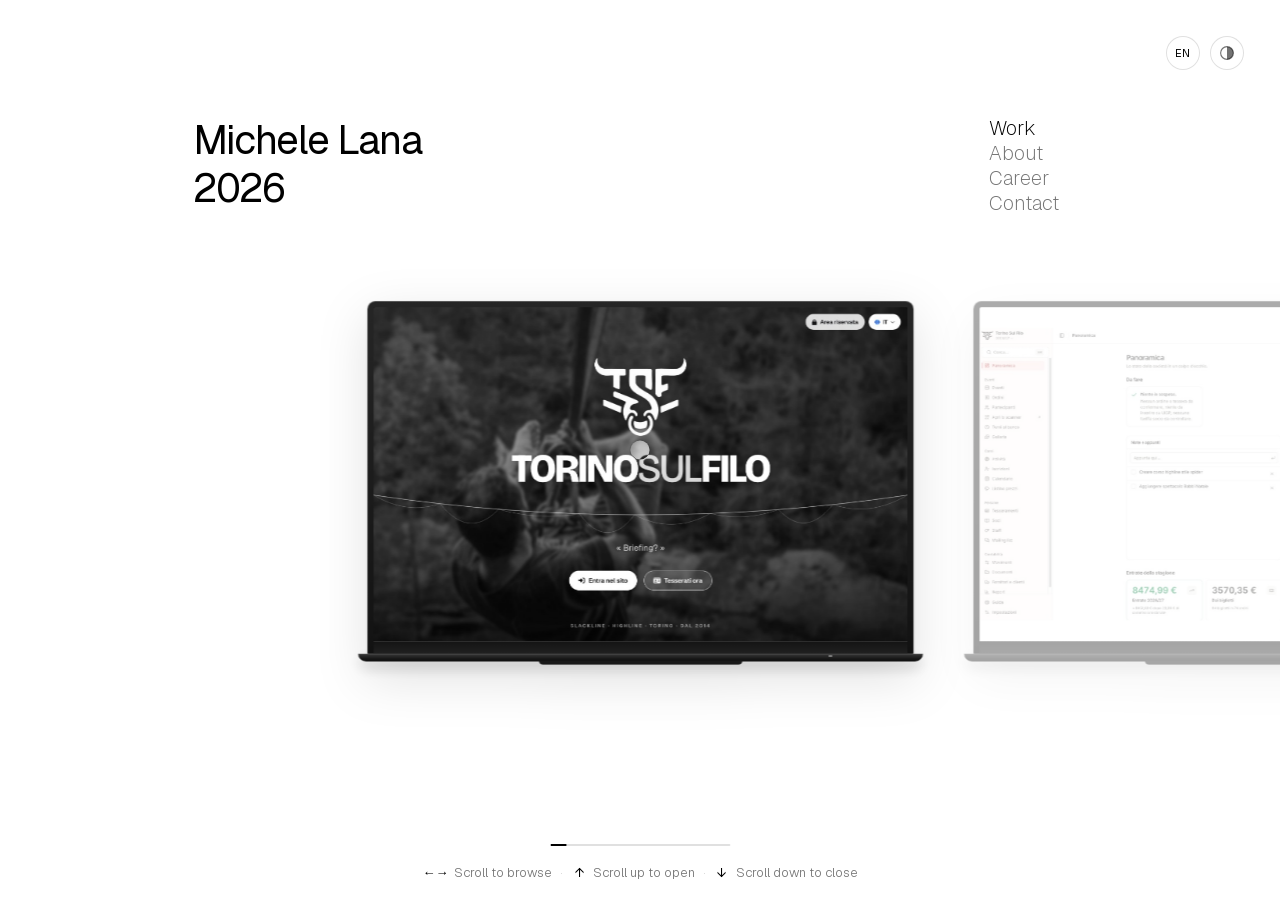
<file: index.html>
<!doctype html>
<html lang="it">
<head>
<meta charset="utf-8">
<meta name="viewport" content="width=device-width, initial-scale=1, viewport-fit=cover">

<title>Michele Lana</title>
<meta name="description" content="Michele Lana. Sviluppo siti, piattaforme gestionali e app per macOS e Android, consulenza sulla privacy digitale. Torino, solo da remoto.">
<meta name="theme-color" content="#ffffff" media="(prefers-color-scheme: light)">
<meta name="theme-color" content="#14161a" media="(prefers-color-scheme: dark)">

<meta property="og:type" content="website">
<meta property="og:title" content="Michele Lana">
<meta property="og:description" content="Siti, piattaforme gestionali e applicazioni per macOS e Android. Consulenza sulla privacy digitale. Da Torino, solo da remoto.">
<link rel="canonical" href="https://michelelana.it/">
<meta property="og:url" content="https://michelelana.it/">
<meta property="og:image" content="https://michelelana.it/assets/img/og-image.jpg">
<meta property="og:image:width" content="1200">
<meta property="og:image:height" content="630">
<meta property="og:image:alt" content="Michele Lana, sviluppo siti, piattaforme gestionali e applicazioni">
<meta property="og:locale" content="it_IT">
<meta name="twitter:card" content="summary_large_image">
<meta name="twitter:image" content="https://michelelana.it/assets/img/og-image.jpg">

<link rel="icon" href="favicon.svg" type="image/svg+xml">
<script src="assets/js/i18n.js?v=20261126a"></script>
<script>
  (function () {
    var saved = null;
    try {
      var value = localStorage.getItem('michelelana-theme');
      if (value === 'light' || value === 'dark') saved = value;
    } catch (e) {}
    if (saved) document.documentElement.setAttribute('data-theme', saved);

    /* Nessun cursore artistico quando lo chiede l'URL o il sistema chiede meno
       movimento: il CSS legge questa classe e lascia il cursore del browser. */
    if (/[?&]nocursor=1/.test(location.search) ||
        window.matchMedia('(prefers-reduced-motion: reduce)').matches) {
      document.documentElement.classList.add('no-cursor');
    }

    /* Una sola funzione per light/dark: la usa anche main.js. Sceglie l'immagine
       prima che il browser ne scarichi una sbagliata. */
    window.__themeMedia = function (choice) {
      var dark = choice === 'dark' ||
        (choice === 'auto' && window.matchMedia('(prefers-color-scheme: dark)').matches);
      var imgs = document.querySelectorAll('img[data-light][data-dark]');
      Array.prototype.forEach.call(imgs, function (img) {
        img.src = dark ? img.getAttribute('data-dark') : img.getAttribute('data-light');
      });
      var metas = document.querySelectorAll('meta[name="theme-color"]');
      Array.prototype.forEach.call(metas, function (meta, i) {
        var darkMeta = i === 1;
        meta.setAttribute('media', choice === 'auto'
          ? (darkMeta ? '(prefers-color-scheme: dark)' : '(prefers-color-scheme: light)')
          : (dark === darkMeta ? 'all' : 'not all'));
      });
    };
    if (saved) window.__themeMedia(saved);
  })();
</script>
<link rel="preload" href="assets/fonts/geist-normal.woff2" as="font" type="font/woff2" crossorigin>
<link rel="stylesheet" href="assets/css/style.css?v=20261127a">

<script type="application/ld+json" id="schema-person">
{"@context":"https://schema.org","@type":"Person","name":"Michele Lana",
"url":"https://michelelana.it/","image":"https://michelelana.it/assets/img/michele.jpg","email":"mailto:info@michelelana.it",
"jobTitle":"Sviluppatore web e consulente di privacy digitale",
"address":{"@type":"PostalAddress","addressLocality":"Torino","addressCountry":"IT"}}
</script>
<noscript><style>
  html,body{position:static!important;overflow:auto!important;height:auto!important}
  html,body,a,button,*{cursor:auto!important}
  .cursor,.timeline,.back,.nav,.theme-toggle,.lang-toggle,.copy-mail{display:none!important}
  .gallery{position:static!important;height:auto!important;overflow:visible!important}
  .gallery__viewport{overflow:visible!important}
  .gallery__track{display:block!important;transform:none!important}
  .slide{display:block!important;width:100%!important;height:auto!important;min-height:0!important;padding:60px 0;border-top:1px solid var(--line);pointer-events:auto!important}
  .slide,.slide__inner,.slide__text{opacity:1!important;transform:none!important}
  .slide__inner{position:static!important;left:auto!important;top:auto!important;width:100%!important;height:auto!important;grid-template-columns:1fr!important;gap:24px!important}
  .slide__visual{max-width:680px;transform:none!important}
  .slide__links{pointer-events:auto!important}
  .panel,.panel[hidden]{
    display:block!important;position:static!important;inset:auto!important;
    opacity:1!important;visibility:visible!important;
    background:none!important;backdrop-filter:none!important;-webkit-backdrop-filter:none!important;padding:40px 0;
  }
  .panel .panel__inner{
    display:block!important;max-height:none!important;overflow:visible!important;
    opacity:1!important;transform:none!important;padding:0;gap:0;
  }
  .panel .panel__text,.panel .panel__visual{width:100%!important}
</style></noscript>
</head>

<body>
<div class="cursor" aria-hidden="true"></div>
<svg aria-hidden="true" focusable="false" xmlns="http://www.w3.org/2000/svg" style="position:absolute;width:0;height:0;overflow:hidden"><symbol id="logo-unsplash" viewBox="0 0 24 24"><path fill="currentColor" d="M7.5 6.75V0h9v6.75h-9zm9 3.75H24V24H0V10.5h7.5v6.75h9V10.5z"/></symbol><symbol id="logo-soundcloud" viewBox="0 0 24 24"><path fill="currentColor" d="M23.999 14.165c-.052 1.796-1.612 3.169-3.4 3.169h-8.18a.68.68 0 0 1-.675-.683V7.862a.747.747 0 0 1 .452-.724s.75-.513 2.333-.513a5.364 5.364 0 0 1 2.763.755 5.433 5.433 0 0 1 2.57 3.54c.282-.08.574-.121.868-.12.884 0 1.73.358 2.347.992s.948 1.49.922 2.373ZM10.721 8.421c.247 2.98.427 5.697 0 8.672a.264.264 0 0 1-.53 0c-.395-2.946-.22-5.718 0-8.672a.264.264 0 0 1 .53 0ZM9.072 9.448c.285 2.659.37 4.986-.006 7.655a.277.277 0 0 1-.55 0c-.331-2.63-.256-5.02 0-7.655a.277.277 0 0 1 .556 0Zm-1.663-.257c.27 2.726.39 5.171 0 7.904a.266.266 0 0 1-.532 0c-.38-2.69-.257-5.21 0-7.904a.266.266 0 0 1 .532 0Zm-1.647.77a26.108 26.108 0 0 1-.008 7.147.272.272 0 0 1-.542 0 27.955 27.955 0 0 1 0-7.147.275.275 0 0 1 .55 0Zm-1.67 1.769c.421 1.865.228 3.5-.029 5.388a.257.257 0 0 1-.514 0c-.21-1.858-.398-3.549 0-5.389a.272.272 0 0 1 .543 0Zm-1.655-.273c.388 1.897.26 3.508-.01 5.412-.026.28-.514.283-.54 0-.244-1.878-.347-3.54-.01-5.412a.283.283 0 0 1 .56 0Zm-1.668.911c.4 1.268.257 2.292-.026 3.572a.257.257 0 0 1-.514 0c-.241-1.262-.354-2.312-.023-3.572a.283.283 0 0 1 .563 0Z"/></symbol></svg>

<header class="top">
  <div class="top__frame">
    <div class="brand-cluster">
      <button class="brand" type="button" data-panel="lavori" aria-label="Torna ai lavori" data-i18n-aria-label="nav.brandBack">
        <span>Michele Lana</span><span class="brand__yr"><span id="year" role="img" aria-label="2026">2026</span></span>
      </button>
      <button class="info-toggle" type="button" data-info-toggle
              aria-label="Istruzioni" title="Istruzioni"
              data-i18n-aria-label="nav.info.label" data-i18n-title="nav.info.label"
              aria-expanded="false" aria-controls="info-popover"><span aria-hidden="true">i</span></button>
    </div>
    <div class="nav-wrap">
      <nav class="nav" aria-label="Navigazione">
        <button type="button" data-panel="lavori" aria-current="true">Lavori</button>
        <button type="button" data-panel="chi-sono">Chi sono</button>
        <button type="button" data-panel="percorso">Percorso</button>
        <button type="button" data-panel="contatti">Contatti</button>
      </nav>
    </div>
    <button class="theme-toggle" type="button" data-theme-toggle data-state="auto"
            aria-label="Tema: Auto. Attiva per passare a Chiaro" title="Tema: Auto">
      <svg viewBox="0 0 24 24" aria-hidden="true" focusable="false">
        <g class="theme-icon theme-icon--auto">
          <circle cx="12" cy="12" r="8.5" fill="none" stroke="currentColor" stroke-width="1.5"/>
          <path d="M12 3.5a8.5 8.5 0 0 1 0 17z" fill="currentColor"/>
        </g>
        <g class="theme-icon theme-icon--light">
          <circle cx="12" cy="12" r="4.2" fill="none" stroke="currentColor" stroke-width="1.5"/>
          <path d="M12 2v2.5M12 19.5V22M2 12h2.5M19.5 12H22M5 5l1.8 1.8M17.2 17.2 19 19M19 5l-1.8 1.8M6.8 17.2 5 19"
                fill="none" stroke="currentColor" stroke-width="1.5" stroke-linecap="round"/>
        </g>
        <g class="theme-icon theme-icon--dark">
          <path d="M20.2 15.2A8.6 8.6 0 0 1 8.8 3.8 8.6 8.6 0 1 0 20.2 15.2Z"
                fill="none" stroke="currentColor" stroke-width="1.5" stroke-linejoin="round"/>
        </g>
      </svg>
    </button>
    <button class="lang-toggle" type="button" data-lang-toggle data-state="en"
            aria-label="Language: English. Click to switch to Italian" title="Language: English">
      <span class="lang-toggle__label" aria-hidden="true">EN</span>
    </button>
    <div class="info-backdrop" id="info-backdrop" hidden></div>
    <div class="info-popover" id="info-popover" role="dialog" aria-labelledby="info-title" hidden>
      <div class="info-popover__head">
        <span id="info-title" data-i18n="nav.info.title">Guida ai gesti</span>
        <button class="info-popover__close" type="button" data-info-close
                aria-label="Chiudi la guida" title="Chiudi la guida"
                data-i18n-aria-label="nav.info.close" data-i18n-title="nav.info.close">&times;</button>
      </div>
      <div class="gallery__hint">
        <div class="hint__row hint--touch">
          <span class="hint__cmd"><span class="hint__arrow hint__arrow--x">&#8592;&#8594;</span><span>Swipe per cambiare</span></span>
          <span class="hint__sep">&middot;</span>
          <span class="hint__cmd"><span class="hint__arrow hint__arrow--up">&#8593;</span><span>Swipe up, entra</span></span>
          <span class="hint__sep">&middot;</span>
          <span class="hint__cmd"><span class="hint__arrow hint__arrow--down">&#8595;</span><span>Swipe down, esci</span></span>
        </div>
      </div>
    </div>
  </div>
</header>

<main id="main">

  <!-- ── GALLERIA: una slide alla volta ─────────────────────── -->
  <section class="gallery" id="lavori" aria-label="Lavori, slideshow" aria-describedby="gallery-help">
    <div class="gallery__viewport">
      <div class="gallery__track">

        <!-- 1 · Torino Sul Filo -->
        <article class="slide is-active" aria-label="Torino Sul Filo">
          <div class="slide__inner">
            <div class="slide__text">
              <h2>Torino Sul Filo</h2>
              <div class="slide__sub"><span>Web</span><span>Sito e piattaforma biglietti</span><span class="slide__date">2026</span></div>
              <div class="slide__meta"><h4>Associazione</h4>
                <div class="slide__lines"><span>Torino Sul Filo</span><span>Responsabile digitale</span></div>
              </div>
              <div class="slide__lines slide__desc"><span>Tesseramento, biglietteria con PDF,</span><span>check-in agli eventi e schede dei corsi.</span></div>
              <p class="slide__links"><a href="https://torinosulfilo.it" target="_blank" rel="noopener">torinosulfilo.it <span aria-hidden="true">&#8599;</span><span class="sr"> (si apre in una nuova scheda)</span></a></p>
            </div>
            <div class="slide__visual">
              <div class="device device--laptop">
                <div class="laptop__lid">
                  <div class="laptop__screen"><img src="assets/img/screens/torinosulfilo.jpg" alt="Homepage del sito torinosulfilo.it" width="1280" height="800" decoding="async"></div>
                  <div class="laptop__chin" aria-hidden="true"></div>
                </div>
                <div class="laptop__base" aria-hidden="true"><span class="laptop__point"></span></div>
              </div>
            </div>
          </div>
        </article>
        <!-- 2 · Gestionale Torino Sul Filo -->
        <article class="slide" aria-label="Gestionale Torino Sul Filo" inert aria-hidden="true">
          <div class="slide__inner">
            <div class="slide__text">
              <h2>Gestionale Torino Sul Filo</h2>
              <div class="slide__sub"><span>Web</span><span>Gestionale React</span><span class="slide__date">2026</span></div>
              <div class="slide__meta"><h4>Associazione</h4>
                <div class="slide__lines"><span>Torino Sul Filo</span><span>Gestionale su misura</span></div>
              </div>
              <div class="slide__lines slide__desc"><span>Flusso di cassa, tesseramenti e iscrizioni,</span><span>biglietti, libro soci e verbali d'assemblea.</span></div>
            </div>
            <div class="slide__visual">
              <div class="device device--laptop">
                <div class="laptop__lid">
                  <div class="laptop__screen"><img data-light="assets/img/screens/gestionale-torinosulfilo-light.jpg" data-dark="assets/img/screens/gestionale-torinosulfilo-dark.jpg" alt="Gestionale Torino Sul Filo" width="1280" height="800" loading="lazy" decoding="async"><noscript><img src="assets/img/screens/gestionale-torinosulfilo-light.jpg" alt="Gestionale Torino Sul Filo" width="1280" height="800"></noscript></div>
                  <div class="laptop__chin" aria-hidden="true"></div>
                </div>
                <div class="laptop__base" aria-hidden="true"><span class="laptop__point"></span></div>
              </div>
            </div>
          </div>
        </article>
        <!-- 3 · Biglietto Valle Orco Highline Festival -->
        <article class="slide slide--phone" aria-label="Biglietto Valle Orco Highline Festival" inert aria-hidden="true">
          <div class="slide__inner">
            <div class="slide__text">
              <h2>Biglietto con QR</h2>
              <div class="slide__sub"><span>Eventi</span><span>Biglietto nominativo</span><span class="slide__date">2026</span></div>
              <div class="slide__meta"><h4>Festival</h4>
                <div class="slide__lines"><span>Valle Orco Highline</span><span>Check-in con scansione</span></div>
              </div>
              <div class="slide__lines slide__desc"><span>Biglietto personale, QR code e</span><span>ingresso verificato allo staff.</span></div>
            </div>
            <div class="slide__visual slide__visual--phone">
              <div class="device device--phone">
                <div class="phone__body">
                  <div class="phone__screen"><img data-light="assets/img/screens/biglietto-vohf-light.jpg?v=20261126i" data-dark="assets/img/screens/biglietto-vohf-dark.jpg?v=20261126i" alt="Biglietto dimostrativo del Valle Orco Highline Festival: nome fittizio e QR non valido" width="390" height="844" loading="lazy" decoding="async"><noscript><img src="assets/img/screens/biglietto-vohf-light.jpg?v=20261126i" alt="Biglietto dimostrativo del Valle Orco Highline Festival: nome fittizio e QR non valido" width="390" height="844"></noscript></div>
                </div>
              </div>
            </div>
          </div>
        </article>
        <!-- 4 · Pachamar Yoga -->
        <article class="slide slide--pachamar" aria-label="Pachamar Yoga" inert aria-hidden="true">
          <div class="slide__inner">
            <div class="slide__text">
              <h2>Pachamar Yoga</h2>
              <div class="slide__sub"><span>Web</span><span>Sito multi-pagina &middot; IT/EN/ES</span><span class="slide__date">2026</span></div>
              <div class="slide__meta"><h4>Yoga</h4>
                <div class="slide__lines"><span>Progetto di Nuri</span></div>
              </div>
              <div class="slide__lines slide__desc"><span>Vinyasa, Yin e Teoria Polivagale,</span><span>mentoring e ritiro a Tenerife.</span></div>
              <p class="slide__links"><a href="https://pachamaryoga.com" target="_blank" rel="noopener">pachamaryoga.com <span aria-hidden="true">&#8599;</span><span class="sr"> (si apre in una nuova scheda)</span></a></p>
            </div>
            <div class="slide__visual slide__visual--pair">
              <div class="device device--laptop">
                <div class="laptop__lid">
                  <div class="laptop__screen"><img src="assets/img/screens/pachamar.jpg" alt="Homepage del sito pachamaryoga.com" width="1280" height="800" loading="lazy" decoding="async"></div>
                  <div class="laptop__chin" aria-hidden="true"></div>
                </div>
                <div class="laptop__base" aria-hidden="true"><span class="laptop__point"></span></div>
              </div>
              <div class="device device--phone">
                <div class="phone__body">
                  <div class="phone__screen"><img src="assets/img/screens/pachamar-mobile.jpg?v=20261126v" alt="Versione mobile del sito Pachamar Yoga" width="390" height="844" loading="lazy" decoding="async"></div>
                </div>
              </div>
            </div>
            <!-- Su telefono si usa solo il telefono, con la stessa struttura di Strati -->
            <div class="slide__visual slide__visual--pachamar-phone">
              <div class="device device--phone">
                <div class="phone__body">
                  <div class="phone__screen"><img src="assets/img/screens/pachamar-mobile.jpg?v=20261126v" alt="Versione mobile del sito Pachamar Yoga" width="390" height="844" loading="lazy" decoding="async"></div>
                </div>
              </div>
            </div>
          </div>
        </article>
        <!-- 5 · Appunti -->
        <article class="slide" aria-label="Appunti" inert aria-hidden="true">
          <div class="slide__inner">
            <div class="slide__text">
              <h2>Appunti</h2>
              <div class="slide__sub"><span>Web</span><span>App web di studio</span><span class="slide__date">2026</span></div>
              <div class="slide__meta"><h4>Studio</h4>
                <div class="slide__lines"><span>Dispense in schede</span><span>Roadmap e ripasso</span></div>
              </div>
              <div class="slide__lines slide__desc"><span>Tracciamento dell'avanzamento, timer,</span><span>temi chiaro e scuro, offline.</span></div>
              <p class="slide__links"><a href="https://appunti-bin.pages.dev" target="_blank" rel="noopener">Cloudflare Preview <span aria-hidden="true">&#8599;</span><span class="sr"> (si apre in una nuova scheda)</span></a></p>
            </div>
            <div class="slide__visual">
              <div class="device device--laptop">
                <div class="laptop__lid">
                  <div class="laptop__screen"><img data-light="assets/img/screens/appunti-light.jpg" data-dark="assets/img/screens/appunti-dark.jpg" alt="Homepage dell'app web Appunti" width="1280" height="800" loading="lazy" decoding="async"><noscript><img src="assets/img/screens/appunti-light.jpg" alt="Homepage dell'app web Appunti" width="1280" height="800"></noscript></div>
                  <div class="laptop__chin" aria-hidden="true"></div>
                </div>
                <div class="laptop__base" aria-hidden="true"><span class="laptop__point"></span></div>
              </div>
            </div>
          </div>
        </article>
        <!-- 6 · Frushío -->
        <article class="slide" aria-label="Frushío" inert aria-hidden="true">
          <div class="slide__inner">
            <div class="slide__text">
              <h2>Frushío</h2>
              <div class="slide__sub"><span>Web</span><span>Lavori in corso</span><span class="slide__date">2026</span></div>
              <div class="slide__meta"><h4>Collettivo</h4>
                <div class="slide__lines"><span>Torino</span><span>Cofondatore</span></div>
              </div>
              <div class="slide__lines slide__desc"><span>Sito e piattaforma serate: prenotazioni,</span><span>ricevute, check-in, archivio.</span></div>
            </div>
            <div class="slide__visual">
              <div class="device device--laptop">
                <div class="laptop__lid">
                  <div class="laptop__screen"><img src="assets/img/screens/frushio-app.jpg" alt="Homepage desktop del sito Frushío" width="1280" height="800" loading="lazy" decoding="async"></div>
                  <div class="laptop__chin" aria-hidden="true"></div>
                </div>
                <div class="laptop__base" aria-hidden="true"><span class="laptop__point"></span></div>
              </div>
            </div>
          </div>
        </article>
        <!-- 7 · Strati -->
        <article class="slide slide--phone" aria-label="Strati" inert aria-hidden="true">
          <div class="slide__inner">
            <div class="slide__text">
              <h2>Strati</h2>
              <div class="slide__sub"><span>Android</span><span>Jetpack Compose</span><span class="slide__date">2025</span></div>
              <div class="slide__meta"><h4>Gioco</h4>
                <div class="slide__lines"><span>Domande filosofiche</span><span>Livelli di profondità</span></div>
              </div>
              <div class="slide__lines slide__desc"><span>Domande organizzate per tema e profondità,</span><span>in italiano e inglese.</span></div>
              <p class="slide__links">
                <a data-apk="skippydream/Strati" href="https://github.com/skippydream/Strati/releases/latest">Scarica l'APK <span aria-hidden="true">&#8595;</span></a>
                <a href="https://github.com/skippydream/Strati" target="_blank" rel="noopener">GitHub Repo <span aria-hidden="true">&#8599;</span><span class="sr"> (si apre in una nuova scheda)</span></a>
              </p>
            </div>
            <div class="slide__visual slide__visual--phone">
              <div class="device device--phone">
                <div class="phone__body">
                  <div class="phone__screen"><img src="assets/img/screens/strati-app.jpg" alt="Schermata dell'app Strati con il suo marchio" width="390" height="844" loading="lazy" decoding="async"></div>
                </div>
              </div>
            </div>
          </div>
        </article>
        <!-- 8 · Sun Seeker -->
        <article class="slide" aria-label="Sun Seeker" inert aria-hidden="true">
          <div class="slide__inner">
            <div class="slide__text">
              <h2>Sun Seeker</h2>
              <div class="slide__sub"><span>Web</span><span>App web &middot; Next.js</span><span class="slide__date">2025</span></div>
              <div class="slide__meta"><h4>Meteo</h4>
                <div class="slide__lines"><span>Ore di sole misurate</span><span>Sette giorni</span></div>
              </div>
              <div class="slide__lines slide__desc"><span>Alba, tramonto, golden hour, ora blu,</span><span>dettaglio ora per ora e fasi lunari.</span></div>
              <p class="slide__links"><a href="https://skippydream.github.io/SunSeeker/" target="_blank" rel="noopener">GitHub Deploy <span aria-hidden="true">&#8599;</span><span class="sr"> (si apre in una nuova scheda)</span></a></p>
            </div>
            <div class="slide__visual">
              <div class="device device--laptop">
                <div class="laptop__lid">
                  <div class="laptop__screen"><img src="assets/img/screens/sunseeker.jpg" alt="Schermata dell'app Sun Seeker con le previsioni solari per Torino (45,07°N 7,69°E)" width="1280" height="800" loading="lazy" decoding="async"></div>
                  <div class="laptop__chin" aria-hidden="true"></div>
                </div>
                <div class="laptop__base" aria-hidden="true"><span class="laptop__point"></span></div>
              </div>
            </div>
          </div>
        </article>
        <!-- 9 · One Piece Watcher -->
        <article class="slide" aria-label="One Piece Watcher" inert aria-hidden="true">
          <div class="slide__inner">
            <div class="slide__text">
              <h2>One Piece Watcher</h2>
              <div class="slide__sub"><span>macOS</span><span>App &middot; SwiftUI</span><span class="slide__date">2025</span></div>
              <div class="slide__meta"><h4>Lettore</h4>
                <div class="slide__lines"><span>Ripresa al minuto</span><span>Sincronia fra Mac</span></div>
              </div>
              <div class="slide__lines slide__desc"><span>Lettore integrato, posizione salvata</span><span>e riproduzione offline.</span></div>
            </div>
            <div class="slide__visual">
              <div class="device device--laptop">
                <div class="laptop__lid">
                  <div class="laptop__screen"><img data-light="assets/img/screens/one-piece-watcher-light.jpg" data-dark="assets/img/screens/one-piece-watcher-dark.jpg" alt="Schermata dell'app One Piece Watcher dal README del progetto" width="1280" height="800" loading="lazy" decoding="async"><noscript><img src="assets/img/screens/one-piece-watcher-light.jpg" alt="Schermata dell'app One Piece Watcher dal README del progetto" width="1280" height="800"></noscript></div>
                  <div class="laptop__chin" aria-hidden="true"></div>
                </div>
                <div class="laptop__base" aria-hidden="true"><span class="laptop__point"></span></div>
              </div>
            </div>
          </div>
        </article>
        <!-- 10 · Unsplash -->
        <article class="slide slide--profile" aria-label="Unsplash" inert aria-hidden="true">
          <div class="slide__inner">
            <div class="slide__text">
              <h2 class="slide__title"><svg class="slide__logo slide__logo--unsplash" viewBox="0 0 24 24" fill="currentColor" aria-hidden="true" focusable="false"><use href="#logo-unsplash"></use></svg><span>Unsplash</span></h2>
              <div class="slide__sub"><span>Fotografia</span><span>Il mio profilo</span><span class="slide__date">2020</span></div>
              <div class="slide__meta"><h4>Profilo</h4>
                <div class="slide__lines"><span>@michelelana</span><span>Paesaggi, viaggi, highline</span></div>
              </div>
              <div class="slide__lines slide__desc"><span>Le foto che scatto tra montagne,</span><span>viaggi e arrampicate.</span></div>
              <p class="slide__links"><a href="https://unsplash.com/michelelana" target="_blank" rel="noopener">unsplash.com/michelelana <span aria-hidden="true">&#8599;</span><span class="sr"> (si apre in una nuova scheda)</span></a></p>
            </div>
            <div class="slide__visual">
              <div class="device device--laptop">
                <div class="laptop__lid">
                  <div class="laptop__screen"><img data-light="assets/img/screens/unsplash-light.jpg?v=20261126l" data-dark="assets/img/screens/unsplash-dark.jpg?v=20261126l" alt="Griglia di foto dal profilo Unsplash di Michele Lana" width="1280" height="800" loading="lazy" decoding="async"><noscript><img src="assets/img/screens/unsplash-light.jpg?v=20261126l" alt="Griglia di foto dal profilo Unsplash di Michele Lana" width="1280" height="800"></noscript><span class="screen-logo screen-logo--unsplash" aria-hidden="true"><svg viewBox="0 0 24 24" fill="currentColor" aria-hidden="true" focusable="false"><use href="#logo-unsplash"></use></svg></span></div>
                  <div class="laptop__chin" aria-hidden="true"></div>
                </div>
                <div class="laptop__base" aria-hidden="true"><span class="laptop__point"></span></div>
              </div>
            </div>
          </div>
        </article>
        <!-- 11 · SoundCloud -->
        <article class="slide slide--profile" aria-label="SoundCloud" inert aria-hidden="true">
          <div class="slide__inner">
            <div class="slide__text">
              <h2 class="slide__title"><svg class="slide__logo slide__logo--soundcloud" viewBox="0 0 24 24" fill="currentColor" aria-hidden="true" focusable="false"><use href="#logo-soundcloud"></use></svg><span>SoundCloud</span></h2>
              <div class="slide__sub"><span>Musica</span><span>Il mio profilo</span><span class="slide__date">2018</span></div>
              <div class="slide__meta"><h4>Profilo</h4>
                <div class="slide__lines"><span>@snizemusic</span><span>Le mie tracce</span></div>
              </div>
              <div class="slide__lines slide__desc"><span>Musica elettronica autoprodotta, dal mix al master, </span><span>usando Ableton Live. Genere prevalentemente techno, ma non solo.</span></div>
              <p class="slide__links"><a href="https://soundcloud.com/snizemusic" target="_blank" rel="noopener">soundcloud.com/snizemusic <span aria-hidden="true">&#8599;</span><span class="sr"> (si apre in una nuova scheda)</span></a></p>
            </div>
            <div class="slide__visual">
              <div class="device device--laptop">
                <div class="laptop__lid">
                  <div class="laptop__screen"><img data-light="assets/img/screens/soundcloud-light.jpg?v=20261126l" data-dark="assets/img/screens/soundcloud-dark.jpg?v=20261126l" alt="Griglia delle copertine delle mie tracce dal profilo SoundCloud di Michele Lana" width="1280" height="800" loading="lazy" decoding="async"><noscript><img src="assets/img/screens/soundcloud-light.jpg?v=20261126l" alt="Griglia delle copertine delle mie tracce dal profilo SoundCloud di Michele Lana" width="1280" height="800"></noscript><span class="screen-logo screen-logo--soundcloud" aria-hidden="true"><svg viewBox="0 0 24 24" fill="currentColor" aria-hidden="true" focusable="false"><use href="#logo-soundcloud"></use></svg></span></div>
                  <div class="laptop__chin" aria-hidden="true"></div>
                </div>
                <div class="laptop__base" aria-hidden="true"><span class="laptop__point"></span></div>
              </div>
            </div>
          </div>
        </article>
      </div>
    </div>

    <!-- filmstrip in basso, come la timeline di Mike -->
    <nav class="timeline" aria-label="Vai a un lavoro">
      <button type="button" data-go="0" aria-label="Torino Sul Filo" aria-current="true"><img src="assets/img/thumbs/torinosulfilo.jpg" alt="" width="128" height="80" decoding="async"></button>
      <button type="button" data-go="1" aria-label="Gestionale Torino Sul Filo"><img data-light="assets/img/thumbs/gestionale-torinosulfilo-light.jpg" data-dark="assets/img/thumbs/gestionale-torinosulfilo-dark.jpg" alt="" width="128" height="80" loading="lazy" decoding="async"></button>
      <button type="button" data-go="2" aria-label="Biglietto Valle Orco Highline Festival"><img data-light="assets/img/thumbs/biglietto-vohf-light.jpg?v=20261126i" data-dark="assets/img/thumbs/biglietto-vohf-dark.jpg?v=20261126i" alt="" width="128" height="80" loading="lazy" decoding="async"></button>
      <button type="button" data-go="3" aria-label="Pachamar Yoga"><picture><source media="(max-width:600px)" srcset="assets/img/thumbs/pachamar-mobile.jpg"><img src="assets/img/thumbs/pachamar.jpg" alt="" width="128" height="80" loading="lazy" decoding="async"></picture></button>
      <button type="button" data-go="4" aria-label="Appunti"><img data-light="assets/img/thumbs/appunti-light.jpg" data-dark="assets/img/thumbs/appunti-dark.jpg" alt="" width="128" height="80" loading="lazy" decoding="async"></button>
      <button type="button" data-go="5" aria-label="Frushío"><img src="assets/img/thumbs/frushio-app.jpg" alt="" width="128" height="80" loading="lazy" decoding="async"></button>
      <button type="button" data-go="6" aria-label="Strati"><img src="assets/img/thumbs/strati-app.jpg" alt="" width="128" height="80" loading="lazy" decoding="async"></button>
      <button type="button" data-go="7" aria-label="Sun Seeker"><img src="assets/img/thumbs/sunseeker.jpg" alt="" width="128" height="80" loading="lazy" decoding="async"></button>
      <button type="button" data-go="8" aria-label="One Piece Watcher"><img data-light="assets/img/thumbs/one-piece-watcher-light.jpg" data-dark="assets/img/thumbs/one-piece-watcher-dark.jpg" alt="" width="128" height="80" loading="lazy" decoding="async"></button>
      <button type="button" data-go="9" aria-label="Unsplash"><img data-light="assets/img/thumbs/unsplash-light.jpg?v=20261126l" data-dark="assets/img/thumbs/unsplash-dark.jpg?v=20261126l" alt="" width="128" height="80" loading="lazy" decoding="async"></button>
      <button type="button" data-go="10" aria-label="SoundCloud"><img data-light="assets/img/thumbs/soundcloud-light.jpg?v=20261126l" data-dark="assets/img/thumbs/soundcloud-dark.jpg?v=20261126l" alt="" width="128" height="80" loading="lazy" decoding="async"></button>
    </nav>
    <div class="thumb-tooltip" id="thumb-tooltip"></div>
    <div class="gallery__hint" aria-hidden="true">
      <div class="gallery__progress"><span class="gallery__progress-fill"></span></div>
      <div class="hint__row hint--touch">
        <span class="hint__cmd"><span class="hint__arrow hint__arrow--x">&#8592;&#8594;</span><span>Swipe per cambiare</span></span>
        <span class="hint__sep">&middot;</span>
        <span class="hint__cmd"><span class="hint__arrow hint__arrow--up">&#8593;</span><span>Swipe up, entra</span></span>
        <span class="hint__sep">&middot;</span>
        <span class="hint__cmd"><span class="hint__arrow hint__arrow--down">&#8595;</span><span>Swipe down, esci</span></span>
      </div>
      <div class="hint__row hint--pointer">
        <span class="hint__cmd"><span class="hint__arrow hint__arrow--x">&#8592;&#8594;</span><span>Scroll per cambiare</span></span>
        <span class="hint__sep">&middot;</span>
        <span class="hint__cmd"><span class="hint__arrow hint__arrow--up">&#8593;</span><span>Scroll up, entra</span></span>
        <span class="hint__sep">&middot;</span>
        <span class="hint__cmd"><span class="hint__arrow hint__arrow--down">&#8595;</span><span>Scroll down, esci</span></span>
      </div>
    </div>
    <p class="sr" id="gallery-status" role="status" aria-live="polite"></p>
    <p class="sr" id="gallery-help">Galleria di progetti.</p>
  </section>

  <!-- ── PANNELLI ────────────────────────────────────────────── -->
  <section class="panel" id="chi-sono" aria-label="Chi sono" hidden>
    <div class="panel__inner">
      <div class="panel__text">
        <p>Ciao! Mi chiamo Michele, ho 28 anni e vivo a Torino. Sono sviluppatore freelance e lavoro soprattutto con associazioni e collettivi.</p>
        <p>Li conosco da dentro: sono responsabile digitale di Torino Sul Filo e cofondatore di Frushío, un collettivo sportivo, artistico e culturale.</p>
        <p>Mi occupo anche di privacy digitale. Fuori dallo schermo mi trovo tra highline, arrampicata e sci alpinismo.</p>
        <div class="panel__links">
          <div><a href="mailto:info@michelelana.it">Email</a></div>
          <div><a href="https://github.com/skippydream" target="_blank" rel="noopener">GitHub <span aria-hidden="true">&#8599;</span></a></div>
        </div>
      </div>
      <div class="panel__visual"><img src="assets/img/michele.jpg" alt="Michele Lana" width="480" height="480" loading="lazy" decoding="async"></div>
    </div>
  </section>

  <section class="panel panel--list" id="percorso" aria-label="Percorso" hidden>
    <div class="panel__inner">
      <div class="cv-tabs" role="tablist" aria-label="Sezioni del percorso">
        <button type="button" role="tab" id="cv-tab-esperienza" aria-controls="cv-esperienza" aria-selected="true" data-cv-tab="esperienza">Esperienza</button>
        <button type="button" role="tab" id="cv-tab-formazione" aria-controls="cv-formazione" aria-selected="false" data-cv-tab="formazione">Formazione</button>
        <button type="button" role="tab" id="cv-tab-competenze" aria-controls="cv-competenze" aria-selected="false" data-cv-tab="competenze">Competenze</button>
      </div>
      <div class="cv-group" data-cv="esperienza" role="tabpanel" id="cv-esperienza" aria-labelledby="cv-tab-esperienza">
        <h3>Esperienza</h3>
        <ol class="cv__list">
          <li><span class="cv__yr">2025 &ndash; oggi</span><div><p class="cv__ttl">Sviluppatore freelance</p><p class="cv__desc">Siti, piattaforme di gestione, app Android e macOS.</p></div></li>
          <li><span class="cv__yr">2024 &ndash; oggi</span><div><p class="cv__ttl">Consulente privacy digitale</p><p class="cv__desc">Protezione di account, dispositivi e dati personali.</p></div></li>
          <li><span class="cv__yr">Oggi</span><div><p class="cv__ttl">Torino Sul Filo &middot; Frushío</p><p class="cv__desc">Responsabile digitale: sito, tesseramento e biglietteria. Cofondatore del collettivo.</p></div></li>
          <li><span class="cv__yr">2026</span><div><p class="cv__ttl">Valle Orco Highline Festival</p><p class="cv__desc">Biglietteria online con QR code, marketing e infografiche dell'evento.</p></div></li>
          <li><span class="cv__yr">2018 &ndash; 2019</span><div><p class="cv__ttl">LineageOS per LG G5</p><p class="cv__desc">Build dai sorgenti e rilasci pubblici, circa 4000 download. <a href="https://androidfilehost.com/?w=profile&amp;uid=673956719939834158" target="_blank" rel="noopener">AndroidFileHost <span aria-hidden="true">&#8599;</span></a></p></div></li>
          <li><span class="cv__yr">Prima</span><div><p class="cv__ttl">Altri lavori</p><p class="cv__desc">Vendite, ristorazione, eventi, consegne e lavori agricoli.</p></div></li>
        </ol>
      </div>
      <div class="cv-group" data-cv="formazione" role="tabpanel" id="cv-formazione" aria-labelledby="cv-tab-formazione">
        <h3>Formazione</h3>
        <ol class="cv__list">
          <li><span class="cv__yr">2022 &ndash; 2026</span><div><p class="cv__ttl">Scienze e Tecnologie Agrarie</p><p class="cv__desc">Agrobiotecnologie, Università di Torino</p></div></li>
          <li><span class="cv__yr">2013 &ndash; 2017</span><div><p class="cv__ttl">Liceo scientifico</p><p class="cv__desc">Liceo Scientifico &ldquo;A. Volta&rdquo;, Torino</p></div></li>
        </ol>
      </div>
      <div class="cv-group" data-cv="competenze" role="tabpanel" id="cv-competenze" aria-labelledby="cv-tab-competenze">
        <h3 class="cv__h">Competenze</h3>
        <ol class="cv__list">
          <li><span class="cv__yr">Sistemi</span><div><p class="cv__desc">Linux, macOS, Android, bootloader e UEFI.</p></div></li>
          <li><span class="cv__yr">Musica</span><div><p class="cv__desc">Ableton Live, produzione elettronica, mix e master.</p></div></li>
          <li><span class="cv__yr">Fotografia</span><div><p class="cv__desc">Grafica e ritocco in Lightroom, Photoshop e Illustrator; paesaggi e viaggi.</p></div></li>
          <li><span class="cv__yr">Eventi</span><div><p class="cv__desc">Biglietteria online con QR code, vendita e marketing.</p></div></li>
          <li><span class="cv__yr">Lingue</span><div><p class="cv__desc">Italiano madrelingua, inglese B2, spagnolo B2, francese A2.</p></div></li>
          <li><span class="cv__yr">Sport</span><div><p class="cv__desc">Highline (Slackline), Arrampicata (Sportiva 7a+, Trad, Multipitch 6c, Boulder Indoor 7b+ e Outdoor)</p></div></li>
        </ol>
      </div>
    </div>
  </section>

  <section class="panel panel--contact" id="contatti" aria-label="Contatti" hidden>
    <div class="panel__inner">
      <div class="panel__text">
        <p>Hai un progetto in mente? Scrivimi.</p>
        <p class="availability"><span class="availability__dot" aria-hidden="true"></span>Disponibile per progetti</p>
        <div class="panel__links">
          <div><a class="panel__mail" href="mailto:info@michelelana.it">info@michelelana.it</a></div>
          <div><button class="copy-mail" type="button" aria-label="Copia indirizzo email">Copia</button></div>
        </div>
        <p class="panel__note">Torino, Italia &middot; solo da remoto</p>
        <p class="sr" id="copy-status" role="status" aria-live="polite"></p>
      </div>
    </div>
  </section>

</main>

<button class="back" type="button" aria-label="Torna ai lavori" hidden>
  <svg viewBox="0 0 60 60" aria-hidden="true"><path d="M26 56 4 30 26 4" fill="none" stroke="currentColor" stroke-width="2"/></svg>
</button>

<script>
  if (window.__themeMedia) window.__themeMedia(document.documentElement.getAttribute('data-theme') || 'auto');
</script>
<script src="assets/js/main.js?v=20261127a" defer></script>
</body>
</html>
</file>
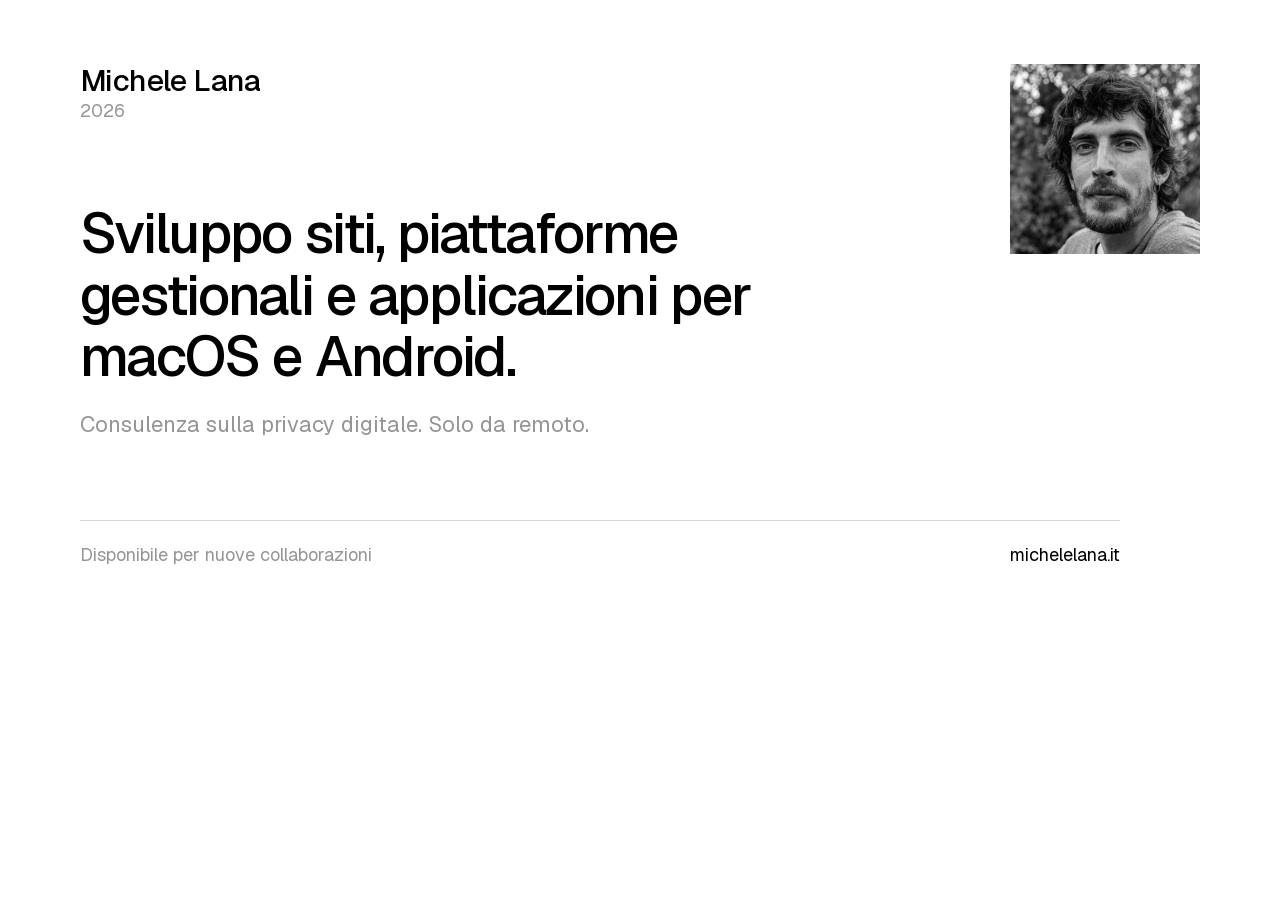
<file: tools/og.html>
<!doctype html>
<html lang="it"><head><meta charset="utf-8">
<style>
@font-face{font-family:"Geist";font-weight:400 600;src:url(../assets/fonts/geist-normal.woff2) format("woff2")}
*{margin:0;padding:0;box-sizing:border-box}
html{background:#fff}
body{
  width:1200px;height:630px;overflow:hidden;background:#fff;color:#000;
  font-family:"Geist",-apple-system,Helvetica,Arial,sans-serif;
  padding:64px 80px;display:flex;flex-direction:column;justify-content:space-between;
  -webkit-font-smoothing:antialiased;
}
.nm{font-size:30px;font-weight:500;letter-spacing:-.02em;line-height:1.1}
.nm span{display:block;font-size:18px;font-weight:400;letter-spacing:0;color:rgba(0,0,0,.42);margin-top:4px}
h1{font-size:56px;line-height:1.1;letter-spacing:-.03em;max-width:19ch;font-weight:500}
.sub{font-size:22px;color:rgba(0,0,0,.42);margin-top:22px}
.me{position:absolute;top:64px;right:80px;width:190px;height:190px;object-fit:cover;filter:grayscale(1)}
.rule{height:1px;background:rgba(0,0,0,.16);margin-bottom:22px}
.foot{display:flex;justify-content:space-between;align-items:center;font-size:18px;color:rgba(0,0,0,.42)}
.dom{color:#000}
</style></head>
<body>
  <p class="nm">Michele Lana<span>2026</span></p>
  <div><h1>Sviluppo siti, piattaforme gestionali e applicazioni per macOS e Android.</h1>
  <p class="sub">Consulenza sulla privacy digitale. Solo da remoto.</p></div>
  <img class="me" src="../assets/img/michele.jpg" alt="">
  <div><div class="rule"></div>
  <div class="foot">
    <span>Disponibile per nuove collaborazioni</span>
    <span class="dom">michelelana.it</span>
  </div></div>
</body></html>
</file>
<file: assets/css/style.css>
/* ============================================================
   michelelana.it — clone integrale in stile mikematas.com
   Pagina fissa a schermo intero, una slide alla volta, cursore
   invertito, filmstrip in basso e pannelli sovrapposti.
   ============================================================ */

@font-face {
  font-family:'Geist';
  font-style:normal;
  font-weight:100 900;
  font-display:swap;
  src:url(../fonts/geist-normal.woff2) format('woff2');
}

:root{
  --ink:#000;
  --mut:rgba(0,0,0,.55);
  --line:rgba(0,0,0,.12);
  --panel:rgba(255,255,255,.90);
  --bg:#fff;
  --ring:rgba(0,0,0,.15);
  --shadow:rgba(0,0,0,.12);
  --thumb-bg:rgba(0,0,0,.06);
  --thumb-ring:rgba(0,0,0,.08);
  --sans:'Geist',-apple-system,BlinkMacSystemFont,'Segoe UI',Helvetica,Arial,sans-serif;
  /* curva esponenziale: partenza decisa, arresto lungo e senza rimbalzi */
  --ease:cubic-bezier(.16,1,.3,1);
  --ease-soft:cubic-bezier(.22,1,.36,1);
  --dur:.5s;
  /* paging: partenza graduale e decelerazione morbida, senza lo scatto iniziale
     di --ease. Separata da --dur perché non cambi le altre transizioni. */
  --paging-dur:.6s;
  --paging-ease:cubic-bezier(.25,.46,.45,.94);
  color-scheme:light;
}
/* Auto segue il sistema; Chiaro e Scuro forzano le variabili. */
@media (prefers-color-scheme:dark){
  :root:not([data-theme]),
  :root[data-theme="auto"]{
    --ink:#f2f3f5;
    --mut:rgba(242,243,245,.55);
    --line:rgba(242,243,245,.18);
    --panel:rgba(20,22,26,.92);
    --bg:#14161a;
    --ring:rgba(242,243,245,.22);
    --shadow:rgba(0,0,0,.5);
    --thumb-bg:rgba(255,255,255,.06);
    --thumb-ring:rgba(255,255,255,.1);
    color-scheme:dark;
  }
}
:root[data-theme="dark"]{
  --ink:#f2f3f5;
  --mut:rgba(242,243,245,.55);
  --line:rgba(242,243,245,.18);
  --panel:rgba(20,22,26,.92);
  --bg:#14161a;
  --ring:rgba(242,243,245,.22);
  --shadow:rgba(0,0,0,.5);
  --thumb-bg:rgba(255,255,255,.06);
  --thumb-ring:rgba(255,255,255,.1);
  color-scheme:dark;
}

*,*::before,*::after{box-sizing:border-box}
*{margin:0;padding:0}
html,body{
  position:fixed;inset:0;width:100%;height:100%;
  overflow:hidden;overscroll-behavior:none;
  font-family:var(--sans);font-size:20px;line-height:1.2;
  background:var(--bg);color:var(--ink);
  -webkit-font-smoothing:antialiased;-moz-osx-font-smoothing:grayscale;
  -webkit-user-select:none;user-select:none;
  -webkit-tap-highlight-color:transparent;
}
h1,h2,h3,h4{font-weight:400}
ol,ul{list-style:none}
a{color:inherit;text-decoration:none}
button{font:inherit;color:inherit;background:none;border:0;padding:0}
img{display:block;max-width:100%;height:auto}
picture{display:block}
::selection{background:var(--ink);color:var(--bg)}
:focus-visible{outline:2px solid var(--ink);outline-offset:6px}

.sr{position:absolute;width:1px;height:1px;overflow:hidden;clip-path:inset(50%);white-space:nowrap}

/* il cursore di Mike: cerchio invertito che inverte con precisione lo sfondo */
.cursor{display:none}
@media (hover:hover) and (pointer:fine){
  html,body,a,button,*{cursor:none!important}
  /* ?nocursor=1, prefers-reduced-motion e nessun JS: niente cerchio e cursore nativo */
  html.no-cursor,html.no-cursor *{cursor:auto!important}
  html.no-cursor .cursor{display:none!important}
  .cursor{
    display:block;position:fixed;top:0;left:0;width:48px;height:48px;
    z-index:10000;pointer-events:none;will-change:transform;
    transition:opacity .35s var(--ease-soft);
  }
  .cursor::after{
    content:"";position:absolute;inset:0;border-radius:50%;
    backdrop-filter:invert(100%);
    -webkit-backdrop-filter:invert(100%);
    box-shadow:0 0 0 1px var(--ring);
    transform:scale(.4);
    transition:transform .4s var(--ease),box-shadow .4s var(--ease);
  }
  .cursor.is-over::after{
    transform:scale(1.15);
    box-shadow:none;
  }
  .cursor.is-dragging::after{
    transform:scale(.85);
    box-shadow:none;
  }
}

/* ---------- header ---------- */
.top{position:fixed;inset:0;z-index:40;pointer-events:none}
.top__frame{
  width:min(1000px,calc(100% - 300px));
  margin-inline:auto;
  display:flex;align-items:flex-start;justify-content:space-between;
  padding:116px 71px 0 43px;
}
.brand{
  pointer-events:auto;display:flex;flex-direction:column;
  font-size:40px;line-height:1.2;letter-spacing:-.035em;font-weight:400;
  text-align:left;
}
.brand__yr{
  font-size:40px;line-height:1.2;
  font-variant-numeric:tabular-nums;
  overflow:hidden;
}
#year{
  display:inline-flex;
  font-variant-numeric:tabular-nums;
}
/* ogni cifra è uno span: cambia solo quella che cambia, le altre restano ferme */
#year .year__digit{display:inline-block;position:relative}
#year .year__face,#year .year__ghost{display:inline-block}
#year .year__ghost{
  position:absolute;left:0;top:0;z-index:1;pointer-events:none;
}
.nav{pointer-events:auto;display:flex;flex-direction:column;align-items:flex-start;margin-top:2px;font-weight:200}
.nav button{
  font-size:20px;line-height:1.25;color:var(--mut);text-align:left;
  transition:color .25s;
}
.nav button:hover,.nav button[aria-current="true"]{color:var(--ink)}
.nav-wrap{pointer-events:auto;display:flex;align-items:flex-start;gap:14px}
.nav-wrap .nav{margin-top:0}
.theme-toggle,.lang-toggle,.info-toggle{
  pointer-events:auto;position:fixed;
  top:clamp(20px,3vw,36px);right:clamp(20px,3vw,36px);z-index:41;
  width:34px;height:34px;display:flex;align-items:center;justify-content:center;
  color:var(--mut);border:1px solid var(--line);border-radius:50%;
  background:color-mix(in srgb,var(--bg) 84%,transparent);
  -webkit-backdrop-filter:blur(8px);backdrop-filter:blur(8px);
  transition:color .25s,border-color .25s,transform .4s var(--ease),background-color .25s;
}
/* il selettore di lingua sta a sinistra del tema, sulla stessa riga */
.lang-toggle{right:calc(clamp(20px,3vw,36px) + 44px)}
.theme-toggle[data-state="light"],
.theme-toggle[data-state="dark"],
.lang-toggle{color:var(--ink)}
.theme-toggle:hover{
  color:var(--ink);border-color:var(--ink);transform:rotate(12deg);
}
.lang-toggle:hover{color:var(--ink);border-color:var(--ink)}
.lang-toggle__label{font-size:11px;line-height:1;letter-spacing:.02em;font-weight:400}
.theme-toggle svg{width:18px;height:18px;display:block}
.theme-icon{display:none}
.theme-toggle[data-state="auto"] .theme-icon--auto,
.theme-toggle[data-state="light"] .theme-icon--light,
.theme-toggle[data-state="dark"] .theme-icon--dark{display:block}

/* ---------- galleria ---------- */
.gallery{position:fixed;inset:0;overflow:hidden}
.gallery__viewport{width:100%;height:100%;touch-action:none}
.gallery__track{
  display:flex;width:100%;height:100%;align-items:flex-end;padding-left:0;
  transform:translate3d(0,0,0);will-change:transform;
}
.slide{position:relative;flex:0 0 100%;width:100%;height:100%;overflow:hidden}
/* L'inner conserva SEMPRE la dimensione finale: in timeline viene solo scalato.
   Nessun cambio di layout = nessuno scatto durante l'apertura, come in Mike. */
.slide__inner{
  position:absolute;left:50%;top:50%;
  width:var(--inner-w,1240px);max-width:none;height:100%;
  display:grid;grid-template-columns:minmax(260px,360px) minmax(0,1fr);
  gap:clamp(40px,5vw,90px);align-items:center;
  padding-top:190px;padding-bottom:110px;
  transform:translate(-50%,-50%) scale(var(--k,1));
  transform-origin:center center;
  will-change:transform;
}

/* ---------- zoom: la stessa card che scala, senza rimbalzi né tagli ---------- */
.gallery{--card-w:1240px;--inner-w:1641px;--k:1;--overlap:0px;--extra:0px;--pv:1}
.gallery__track{transition:transform var(--paging-dur) var(--paging-ease)}
/* Durante il gesto il track segue 1:1, senza transizione; will-change resta
   attivo solo finché serve, poi torna a quello della card. */
.gallery__viewport.is-scrolling .gallery__track{transition:none;will-change:transform}
.slide{
  width:var(--slide-w,100vw);flex-basis:var(--slide-w,100vw);
  height:var(--slide-h,100vh);
  transition:opacity .45s var(--ease-soft);
}
/* in timeline le card si compattano e sfumano gradualmente allontanandosi dal centro */
.gallery:not(.is-zoomed) .slide{
  opacity:calc(1 / (1 + var(--d, 1) * 1.6));
  margin-right:calc(-1 * var(--overlap));
  /* le card si sovrappongono: il box vuoto della vicina non deve rubare il click */
  pointer-events:none;
}
.gallery:not(.is-zoomed) .device{pointer-events:auto;cursor:pointer}
/* scambio di geometria istantaneo: il movimento lo fa il FLIP in JS */
.gallery.no-transitions .gallery__track,
.gallery.no-transitions .slide,
.gallery.no-transitions .slide__inner,
.gallery.no-transitions .slide__visual,
.gallery.no-transitions .slide__text{transition:none!important}
.gallery:not(.is-zoomed) .slide.is-active{opacity:1}
/* l'immagine resta al centro della card: si sposta solo l'inner, non il layout */
.gallery:not(.is-zoomed) .slide__inner{left:calc(50% + var(--px,0px))}
.gallery:not(.is-zoomed) .slide--phone .slide__inner{top:50%}
.gallery:not(.is-zoomed) .slide--phone{
  margin-left:calc(-1 * var(--extra));
  margin-right:calc(-1 * (var(--overlap) + var(--extra)));
}
.gallery:not(.is-zoomed) .slide__inner{--px:calc(-471px * var(--k))}
/* Strati: allinea il centro del telefono a quello dei device laptop.
   Il telefono viene scalato anche come visual (--pv), quindi serve più
   compensazione delle card normali: -919*k, non -471*k. */
.gallery:not(.is-zoomed) .slide--phone .slide__inner{--px:calc(-919px * var(--k))}
/* zoom-in: l'inner è centrato ed evita tagli sui laptop */
@media (min-width:1241px){
  .gallery.is-zoomed .slide__inner{left:50%;padding-left:clamp(30px,4vw,60px);padding-right:clamp(30px,4vw,60px)}
}
.gallery:not(.is-zoomed) .slide__visual--phone{transform:scale(var(--pv));transform-origin:center center}
.slide__visual{transition:transform var(--dur) var(--ease)}

/* i dettagli sfumano dentro senza spostare l'immagine */
.slide__text{
  opacity:0;transform:translateY(14px);
  transition:opacity .65s var(--ease-soft) .26s,transform .85s var(--ease) .26s;
}
.gallery.is-zoomed .slide__text{opacity:1;transform:none}
.gallery:not(.is-zoomed) .slide__links{pointer-events:none}
.gallery:not(.is-zoomed) .timeline{opacity:0;pointer-events:none}
/* info e popup servono solo sul telefono: altrove restano fuori dal flusso */
.info-toggle,.info-popover,.info-backdrop{display:none}
/* il wrapper non altera il flex dell'header su tablet/desktop */
.brand-cluster{display:contents}

/* legenda dei gesti: frecce animate in CSS (nitide, niente GIF) */
.gallery__hint{
  position:absolute;left:50%;bottom:max(18px, calc(10px + env(safe-area-inset-bottom, 0px)));
  transform:translateX(-50%);
  z-index:25;max-width:min(96vw,1240px);
  font-size:clamp(11px,1.1vw,13px);font-weight:300;line-height:1.35;
  color:var(--mut);text-align:center;
  pointer-events:none;
  transition:opacity .55s var(--ease-soft);
}
.gallery.is-zoomed .gallery__hint{opacity:0}
.gallery__hint .gallery__progress{
  width:min(180px,42vw);height:2px;margin:0 auto 18px;border-radius:2px;
  background:var(--line);overflow:hidden;
}
.gallery__hint .gallery__progress-fill{
  display:block;width:0;height:100%;background:var(--ink);
  transition:width var(--dur) var(--ease);
}
.gallery__hint .hint__row{display:flex;align-items:center;justify-content:center;flex-wrap:wrap;gap:4px 8px}
.gallery__hint .hint__row + .hint__row{margin-top:4px}
.gallery__hint .hint__arrow{
  display:inline-flex;align-items:center;justify-content:center;
  min-width:1.2em;color:var(--ink);font-weight:400;
}
.gallery__hint .hint__cmd{display:inline-flex;align-items:center;gap:6px}
.gallery__hint .hint__sep{opacity:.35}
.gallery__hint .hint--touch{display:none}
@media (hover:none){
  .gallery__hint .hint--touch{display:flex}
  .gallery__hint .hint--pointer{display:none}
}
/* mobile: frecce incolonnate, padding, poi testo allineato */
@media (max-width:600px),(hover:none){
  .gallery__hint .hint__row{flex-direction:column;gap:2px 0}
  .gallery__hint .hint__cmd{
    display:grid;grid-template-columns:28px 1fr;column-gap:12px;
    width:min(100%,230px);align-items:center;text-align:left;
  }
  /* frecce disegnate in CSS: stessa scatola e stesso asse Y su ogni piattaforma */
  .gallery__hint .hint__arrow{
    position:relative;justify-self:start;
    width:24px;height:24px;min-width:0;
    font-size:0;line-height:0;color:var(--mut);
  }
  .gallery__hint .hint__arrow::before,
  .gallery__hint .hint__arrow::after{content:"";position:absolute}
  .gallery__hint .hint__arrow--x{
    background:linear-gradient(currentColor,currentColor) center/16px 1px no-repeat;
  }
  .gallery__hint .hint__arrow--x::before,
  .gallery__hint .hint__arrow--x::after{
    top:8px;border-top:4px solid transparent;border-bottom:4px solid transparent;
  }
  .gallery__hint .hint__arrow--x::before{left:0;border-right:5px solid currentColor}
  .gallery__hint .hint__arrow--x::after{right:0;border-left:5px solid currentColor}
  .gallery__hint .hint__arrow--up::before{
    left:11.5px;top:9px;width:1px;height:11px;background:currentColor;
  }
  .gallery__hint .hint__arrow--up::after{
    left:7px;top:3px;
    border-left:5px solid transparent;border-right:5px solid transparent;
    border-bottom:7px solid currentColor;
  }
  .gallery__hint .hint__arrow--down::before{
    left:11.5px;top:3px;width:1px;height:11px;background:currentColor;
  }
  .gallery__hint .hint__arrow--down::after{
    left:7px;top:13px;
    border-left:5px solid transparent;border-right:5px solid transparent;
    border-top:7px solid currentColor;
  }
  .gallery__hint .hint__sep{display:none}
}
@media (max-width:600px) and (hover:hover){
  .gallery__hint .hint--touch{display:flex}
  .gallery__hint .hint--pointer{display:none}
}
.gallery__hint .hint__arrow--x{animation:hint-x 1.8s var(--ease-soft) infinite}
.gallery__hint .hint__arrow--up{animation:hint-up 1.8s var(--ease-soft) infinite}
.gallery__hint .hint__arrow--down{animation:hint-down 1.8s var(--ease-soft) infinite}
@keyframes hint-x{
  0%,100%{transform:translateX(-2px)}
  50%{transform:translateX(2px)}
}
@keyframes hint-up{
  0%,100%{transform:translateY(2px);opacity:.55}
  50%{transform:translateY(-3px);opacity:1}
}
@keyframes hint-down{
  0%,100%{transform:translateY(-2px);opacity:.55}
  50%{transform:translateY(3px);opacity:1}
}
/* testo a sinistra, come le didascalie di Mike */
.slide__text h2{font-size:26px;font-weight:600;line-height:1.2;letter-spacing:-.025em}
.slide__title{display:flex;align-items:center;gap:.4em}
.slide__logo{width:1em;height:1em;flex:0 0 auto}
.slide__logo--unsplash{color:var(--ink)}
.slide__logo--soundcloud{color:#ff5500}
.slide__sub{display:flex;flex-direction:column;font-size:19px;font-weight:300;line-height:1.3;margin-top:4px}
.slide__sub .slide__date{margin-top:8px;font-variant-numeric:tabular-nums;color:var(--mut)}
.slide__meta{margin-top:22px;font-size:18px;color:var(--mut);font-weight:300;line-height:1.35}
.slide__meta h4{font-size:18px;font-weight:400;color:var(--ink);margin-bottom:2px}
.slide__lines{display:flex;flex-direction:column}
.slide__lines span{white-space:nowrap}
.slide__desc{margin-top:8px;font-size:18px;line-height:1.4;color:var(--mut)}
.slide__links{display:flex;flex-wrap:wrap;gap:0 24px;margin-top:26px;font-size:18px;font-weight:300;pointer-events:auto}
.slide__links a{display:inline-block;padding-bottom:2px;border-bottom:1px solid var(--line);transition:border-color .4s var(--ease-soft),color .4s var(--ease-soft)}
.slide__links a:hover{color:var(--mut);border-color:var(--mut)}

/* ---------- dispositivi ---------- */
.slide__visual{
  display:flex;align-items:center;justify-content:flex-end;
  min-width:0;max-height:100%;pointer-events:none;
}
.device{
  filter:drop-shadow(0 20px 32px var(--shadow));
  transform:translateZ(0);
}
.device--laptop{width:min(100%,700px)}
.laptop__lid{
  background:linear-gradient(#262626,#131313);padding:8px 8px 0;
  border-radius:10px 10px 1px 1px;
  box-shadow:inset 0 1px 0 rgba(255,255,255,.20),inset 0 0 0 1px rgba(255,255,255,.08),0 1px 3px rgba(0,0,0,.25);
}
.laptop__screen{position:relative;aspect-ratio:16/10;overflow:hidden;background:#050505;border-radius:2px 2px 0 0}
.laptop__screen::after{
  content:"";position:absolute;inset:0;
  background:linear-gradient(135deg,rgba(255,255,255,.07) 0%,transparent 45%);
  pointer-events:none;z-index:4;
}
/* in dark niente riflesso bianco sulle due card attenuate */
@media (prefers-color-scheme:dark){
  .slide--profile .laptop__screen::after{background:none}
}
.laptop__screen img{
  position:absolute;inset:0;width:100%;height:100%;
  object-fit:cover;object-position:top center;display:block;
}
.screen-logo{
  position:absolute;right:14px;bottom:14px;z-index:5;
  width:clamp(34px,3.2vw,48px);height:clamp(34px,3.2vw,48px);
  display:flex;align-items:center;justify-content:center;
  border-radius:50%;background:#fff;border:1px solid rgba(0,0,0,.10);
  box-shadow:0 2px 12px rgba(0,0,0,.35);
  pointer-events:none;
}
.screen-logo svg{width:60%;height:60%}
.screen-logo--unsplash{color:#000}
.screen-logo--soundcloud{color:#ff5500}
.laptop__chin{height:16px;background:linear-gradient(#151515,#222222);border-top:1px solid rgba(255,255,255,.07)}
.laptop__base{
  position:relative;height:10px;margin-inline:-12px;
  background:linear-gradient(#3a3a3a,#1a1a1a 60%,#0e0e0e);border-radius:0 0 14px 14px;
  box-shadow:0 8px 18px rgba(0,0,0,.20),inset 0 1px 0 rgba(255,255,255,.14);
}
.laptop__base::after{
  content:"";position:absolute;left:50%;bottom:-4px;transform:translateX(-50%);
  width:36%;height:5px;border-radius:0 0 8px 8px;background:#181818;
}
.laptop__point{position:absolute;right:16%;top:2px;width:5px;height:2px;border-radius:2px;background:#888}

.device--phone{width:min(100%,210px)}
.phone__body{
  position:relative;background:linear-gradient(145deg,#242424,#0b0b0b);
  border-radius:30px;padding:7px;
  box-shadow:inset 0 1px 0 rgba(255,255,255,.22),inset 0 0 0 1px rgba(255,255,255,.14),inset 0 0 0 2px rgba(0,0,0,.7),0 14px 28px rgba(0,0,0,.20);
}
.phone__body::before{content:"";position:absolute;left:-2px;top:82px;width:2px;height:30px;border-radius:2px 0 0 2px;background:#3a3a3a}
.phone__body::after{content:"";position:absolute;right:-2px;top:110px;width:2px;height:48px;border-radius:0 2px 2px 0;background:#3a3a3a}
.phone__screen{position:relative;aspect-ratio:390/844;overflow:hidden;background:#000;border-radius:24px}
.phone__screen::after{
  content:"";position:absolute;inset:0;
  background:linear-gradient(135deg,rgba(255,255,255,.09) 0%,transparent 42%);
  pointer-events:none;z-index:4;
}
.phone__screen img{
  position:absolute;inset:0;width:100%;height:100%;
  object-fit:cover;object-position:top center;display:block;
}

.slide__visual--pair{gap:clamp(12px,2vw,28px);align-items:flex-end}
.slide__visual--pair .device--laptop{width:min(100%,540px)}
.slide__visual--pair .device--phone{width:min(22%,130px);transform:translateY(12%)}
/* telefono: il visual dedicato sostituisce il gruppo laptop+telefono */
.slide--pachamar .slide__visual--pachamar-phone{display:none}

/* ---------- filmstrip (solo in gallery) ---------- */
.timeline{
  position:absolute;left:0;right:0;bottom:0;z-index:20;
  --thumb-gap:12px;
  display:flex;align-items:flex-end;justify-content:center;gap:var(--thumb-gap);
  width:var(--timeline-w);margin-inline:auto;
  padding-bottom:18px;
}
.timeline button{
  position:relative;
  flex:0 0 auto;
  /* 11 miniature: anche su desktop la larghezza segue lo spazio utile,
     così la striscia non sborda; 120 px resta il tetto sui monitor larghi. */
  width:clamp(72px,calc((min(1240px,100vw - clamp(24px,14vw,200px)) - (var(--slide-count,11) - 1)*var(--thumb-gap) - 2px)/var(--slide-count,11)),120px);
  aspect-ratio:16/10;height:auto;display:block;
  padding:0;border:0;border-radius:4px;overflow:hidden;opacity:.32;
  background:var(--thumb-bg);
  box-shadow:0 0 0 1px var(--thumb-ring);
  transform-origin:bottom center;
  transition:opacity .55s var(--ease-soft),box-shadow .4s var(--ease-soft),transform .75s var(--ease);
  cursor:pointer;
}
.timeline button picture,
.timeline button img{
  display:block;width:100%;height:100%;aspect-ratio:16/10;
  object-fit:cover;border-radius:inherit;
}
.timeline button:hover{opacity:.8}
.timeline button[aria-current="true"]{opacity:1;box-shadow:0 0 0 1.5px var(--ink);transform:translateY(-8px) scale(1.04)}

/* Tooltip fuori dal flusso: non altera la larghezza della filmstrip. */
.thumb-tooltip{
  position:fixed;left:0;top:0;z-index:25;
  padding:6px 8px;border-radius:4px;
  background:var(--ink);color:var(--bg);
  font-size:11px;font-weight:400;line-height:1;white-space:nowrap;
  letter-spacing:.01em;
  opacity:0;visibility:hidden;pointer-events:none;
  transform:translate(-50%,-100%);
  transition:opacity .2s var(--ease-soft);
}
.thumb-tooltip.is-visible{opacity:1;visibility:visible}

/* ---------- pannelli ---------- */
.panel{
  position:fixed;inset:0;z-index:30;
  display:grid;place-items:center;
  background:var(--panel);
  backdrop-filter:blur(24px) saturate(180%);
  -webkit-backdrop-filter:blur(24px) saturate(180%);
  opacity:0;visibility:hidden;pointer-events:none;
  transition:opacity .65s var(--ease-soft);
}
.panel:not([hidden]){visibility:visible}
.panel[hidden]{display:none}
.panel.is-open{opacity:1;pointer-events:auto}
.panel .panel__inner{
  opacity:.55;transform:translateY(18px);
  transition:opacity .7s var(--ease-soft) .08s,transform .9s var(--ease) .08s;
}
.panel.is-open .panel__inner{opacity:1;transform:none}
.panel__inner{
  width:min(1000px,calc(100% - 300px));
  max-height:calc(100% - 200px);overflow:auto;
  scrollbar-width:none;
  display:flex;align-items:flex-start;gap:clamp(40px,7vw,100px);
  padding-top:100px;padding-bottom:60px;
  font-weight:200;
}
.panel__inner::-webkit-scrollbar{display:none}
.panel__text{flex:1 1;max-width:34em}
.panel__text p{font-size:20px;line-height:1.45}
.panel__text p + p{margin-top:20px}
.panel__visual{flex:1 1;display:flex;justify-content:flex-start}
.panel__visual img{width:100%;max-width:340px;aspect-ratio:1;object-fit:cover;filter:grayscale(1)}
.panel__links{display:flex;align-items:baseline;gap:60px;margin-top:40px;color:var(--mut)}
.panel__links a,
.panel__links button{
  display:inline-block;padding:2px 0;font-size:20px;
  border-bottom:1px solid transparent;
  transition:color .25s,border-color .25s;
}
.panel__links a:hover,
.panel__links button:hover,
.panel__links button.is-done{color:var(--ink);border-bottom-color:var(--ink)}
.panel__mail{font-size:clamp(26px,4vw,44px);letter-spacing:-.03em;border-bottom:1px solid var(--ink)}
.panel__note{margin-top:28px!important;color:var(--mut);font-size:18px!important}
.availability{
  display:inline-flex;align-items:center;gap:8px;
  font-size:13px;font-weight:500;letter-spacing:.02em;color:var(--mut);
}
.availability__dot{
  width:6px;height:6px;flex:0 0 auto;border-radius:50%;
  background:currentColor;
  animation:availability-pulse 2.6s var(--ease-soft) infinite;
}
@keyframes availability-pulse{
  0%,100%{opacity:.35;transform:scale(.8)}
  50%{opacity:1;transform:scale(1)}
}

.panel--list .panel__inner{
  display:grid;
  grid-template-columns:minmax(0,1fr) minmax(0,1fr);
  grid-template-areas:"cv-exp cv-edu" "cv-exp cv-skills";
  align-items:start;align-content:start;
  column-gap:clamp(24px,4vw,56px);row-gap:0;
  padding-top:58px;padding-bottom:28px;
}
.cv-tabs{display:none}
.cv-group[data-cv="esperienza"]{grid-area:cv-exp}
.cv-group[data-cv="formazione"]{grid-area:cv-edu}
.cv-group[data-cv="competenze"]{grid-area:cv-skills;margin-top:16px}
.panel--list h3{font-size:19px;font-weight:500;margin-bottom:12px}
.cv__list li{display:grid;grid-template-columns:104px 1fr;gap:14px;padding:5px 0;border-top:1px solid var(--line)}
.cv__yr{font-size:13px;color:var(--mut);font-variant-numeric:tabular-nums;padding-top:2px}
.cv__ttl{font-size:17px;font-weight:500;letter-spacing:-.01em}
.cv__desc{font-size:14px;line-height:1.36;color:var(--mut);margin-top:1px}
.cv__desc a{border-bottom:1px solid var(--line)}
.cv-group[data-cv="competenze"] .cv__yr{font-weight:500;color:var(--ink)}

/* freccia di ritorno: appena sopra la colonna di testo, non più nell'angolo */
.back{
  position:fixed;
  left:calc((100% - min(1000px, 100% - 300px))/2 - 60px);
  top:calc(50% - 220px);
  z-index:50;width:48px;height:48px;
  color:var(--ink);opacity:.9;
  transition:opacity .4s var(--ease-soft),transform .5s var(--ease);
}
.back:hover{opacity:1;transform:translateX(-5px)}
.back svg{width:100%;height:100%}

/* ============================================================
   responsive: la stessa griglia del desktop, solo più compatta.
   Nessun layout alternativo: cambiano le misure, non la struttura.
   ============================================================ */
:root{
  --pad-top:clamp(56px,9vh,96px);
  --pad-bottom:clamp(64px,11vh,104px);
  --gutter:clamp(24px,calc(14vw + env(safe-area-inset-left,0px) + env(safe-area-inset-right,0px)),300px);
  --content-w:min(1000px,calc(100% - var(--gutter)));
  --timeline-w:min(1240px,calc(100% - clamp(24px,14vw,200px)));
}

/* tablet: da 601 a 1240 px tutto si compatta in modo fluido;
   sotto i 600 px scatta il layout mobile, sopra i 1240 px quello desktop */
@media (max-width:1240px){
  .top__frame{
    width:var(--content-w);
    padding:var(--pad-top) clamp(12px,4vw,40px) 0 clamp(12px,3vw,32px);
  }
  .brand,.brand__yr{font-size:clamp(20px,4.4vw,34px)}
  .nav button{font-size:clamp(12px,2.4vw,18px)}

  .gallery.is-zoomed .slide__inner{
    left:50%;
    padding-left:clamp(12px,3vw,40px);
    padding-right:clamp(12px,3vw,40px);
  }
  .slide__inner{
    grid-template-columns:minmax(0,clamp(112px,32vw,300px)) minmax(0,1fr);
    gap:clamp(8px,2.2vw,26px);
    padding-top:var(--pad-top);
    padding-bottom:var(--pad-bottom);
  }
  /* Pachamar: il gruppo laptop+telefono è più largo del laptop e il margine
     calcolato in JS riserva già lo spazio nel passo tra le card. In timeline il
     telefono può uscire dal riquadro della slide senza essere tagliato; in zoom
     l'overflow torna hidden come per tutte le altre. */
  .gallery:not(.is-zoomed) .slide--pachamar{overflow:visible}
  .slide__text h2{font-size:clamp(16px,3.2vw,24px)}
  .slide__sub{font-size:clamp(12px,2.4vw,18px)}
  .slide__sub .slide__date{margin-top:clamp(3px,.7vw,8px)}
  .slide__meta,.slide__meta h4{font-size:clamp(11px,2.2vw,17px)}
  .slide__desc{font-size:clamp(11px,2.2vw,17px)}
  .slide__links{font-size:clamp(11px,2.2vw,17px);gap:0 clamp(10px,2vw,24px)}
  .slide__lines span{white-space:normal}

  .device--laptop{width:min(100%,700px,calc((100svh - var(--pad-top) - var(--pad-bottom)) * 1.45))}
  .device--phone{width:min(100%,250px,calc((100svh - var(--pad-top) - var(--pad-bottom)) * .52))}
  .phone__body{padding:4px;border-radius:24px}
  .phone__screen{border-radius:20px}
  .slide__visual--pair{gap:clamp(6px,1.5vw,20px);align-items:center}
  .slide__visual--pair .device--laptop{width:min(70%,calc((100svh - var(--pad-top) - var(--pad-bottom)) * 1.45))}
  .slide__visual--pair .device--phone{width:min(24%,calc((100svh - var(--pad-top) - var(--pad-bottom)) * .52));transform:none}

  .gallery:not(.is-zoomed) .slide__inner,
  .gallery:not(.is-zoomed) .slide--phone .slide__inner{--px:0px;top:50%}

  .timeline{
    width:var(--timeline-w);
    justify-content:center;
    align-items:center;
    --thumb-gap:clamp(6px,1.2vw,12px);
    gap:var(--thumb-gap);
    padding-bottom:max(6px, env(safe-area-inset-bottom));
    overflow-x:auto;
    scrollbar-width:none;
  }
  .timeline::-webkit-scrollbar{display:none}
  .timeline button{
    flex:0 0 auto;
    /* 11 miniature: la larghezza deriva dallo spazio utile, così la prima
       non viene più tagliata a sinistra quando la finestra si stringe */
    width:clamp(36px,calc((100vw - clamp(24px,14vw,200px) - (var(--slide-count,11) - 1)*var(--thumb-gap) - 2px)/var(--slide-count,11)),120px);
    aspect-ratio:16/10;
    height:auto;
  }
  .timeline button[aria-current="true"]{
    opacity:1;
    box-shadow:0 0 0 1.5px var(--ink);
    transform:translateY(-3px);
  }

  .panel__inner{
    width:var(--content-w);
    grid-template-columns:repeat(auto-fit,minmax(min(100%,240px),1fr));
    gap:clamp(20px,5vw,60px);
    padding-top:var(--pad-top);
    padding-bottom:var(--pad-bottom);
  }
  .panel__text p{font-size:clamp(14px,2.5vw,18px)}
  .panel__visual img{max-width:min(100%,240px)}
  .panel__links{gap:clamp(16px,4vw,40px);margin-top:clamp(16px,4vw,36px)}
  .panel__links a,
  .panel__links button{font-size:clamp(14px,2.5vw,18px)}
  .cv__list li{grid-template-columns:clamp(56px,12vw,90px) 1fr;gap:clamp(6px,2vw,16px)}

  .back{
    left:max(12px,calc((100% - var(--content-w))/2 - clamp(28px,4vw,60px)));
    top:calc(50% - 150px);
    width:clamp(32px,5vw,44px);height:clamp(32px,5vw,44px);
  }
  body:has(.panel.is-open) .back{top:max(64px,calc(var(--pad-top) - 28px))}
}

@media (max-width:1240px) and (orientation:portrait){
  .slide__inner{
    padding-top:calc(var(--pad-top) + 52px);
    padding-bottom:max(24px,calc(var(--pad-bottom) - 52px));
  }
  .back{top:calc(50% - 100px)}
}

@media (max-width:1240px) and (max-height:520px) and (orientation:landscape){
  /* più spazio in basso: la filmstrip resta visibile anche su finestre basse */
  :root{--pad-bottom:clamp(78px,18vh,100px)}
  .brand,.brand__yr{font-size:clamp(18px,2.8vw,24px)}
  .nav button{font-size:clamp(12px,1.8vw,14px)}
  .slide__text h2{font-size:16px}
  .slide__sub{font-size:12px}
  .slide__sub .slide__date{margin-top:2px}
  .slide__meta{margin-top:10px}
  .slide__meta,.slide__meta h4,.slide__desc,.slide__links{font-size:12px}
  .slide__desc{margin-top:4px}
  .slide__links{margin-top:12px}
  .slide__lines span{white-space:nowrap}
  .back,
  body:has(.panel.is-open) .back{top:max(58px,calc(var(--pad-top) + 6px))}
}

@media only screen and (max-width:600px) and (orientation:portrait){
  :root{
    --pad-top:max(20px, env(safe-area-inset-top, 20px));
    --pad-bottom:max(16px, env(safe-area-inset-bottom, 16px));
    --gutter:clamp(24px, 7vw, 36px);
    --brand-fs:clamp(28px,8.2vw,36px);
  }

  .top{transition:opacity .45s var(--ease-soft)}
  .top__frame{
    width:calc(100% - 2*var(--gutter));
    display:block;
    padding:var(--pad-top) 0 0;
  }
  .brand,.brand__yr{font-size:var(--brand-fs);line-height:1.2;letter-spacing:-.03em}
  .nav-wrap .nav{margin-top:clamp(13px,2.5vh,22px)}
  .nav button{font-size:clamp(15px,4.2vw,17px);line-height:1.45}
  .nav-wrap{display:block}
  .theme-toggle,.lang-toggle,.info-toggle{
    position:fixed;z-index:1;
    top:calc(var(--pad-top) + 10px);right:calc(var(--gutter) + 2px);
    width:34px;height:34px;
  }
  .lang-toggle{right:calc(var(--gutter) + 46px)}
  /* "i" sotto il tema, stesso cerchio e stessa colonna degli altri pulsanti */
  .brand-cluster{display:block}
  .info-toggle{
    top:calc(var(--pad-top) + 52px);
    display:flex;pointer-events:auto;
    font:400 15px/1 var(--sans);
  }
  .info-toggle:hover{color:var(--ink);border-color:var(--ink)}
  .info-backdrop{
    display:none;pointer-events:auto;
    position:fixed;inset:0;z-index:41;
    background:rgba(0,0,0,.18);
    -webkit-backdrop-filter:blur(8px);backdrop-filter:blur(8px);
  }
  .info-backdrop:not([hidden]){display:block}
  .info-popover{
    display:none;pointer-events:auto;
    position:fixed;
    top:50%;left:50%;right:auto;transform:translate(-50%,-50%);
    width:min(320px,calc(100vw - 2*var(--gutter)));
    max-height:calc(100svh - 40px);overflow-y:auto;
    z-index:42;
    padding:14px 16px 16px;
    border:1px solid var(--line);border-radius:10px;
    background:var(--panel);
    -webkit-backdrop-filter:blur(12px);backdrop-filter:blur(12px);
    box-shadow:0 12px 40px var(--shadow);
  }
  .info-popover:not([hidden]){display:block}
  .info-popover__head{
    display:flex;align-items:center;justify-content:space-between;gap:12px;
    margin-bottom:10px;color:var(--ink);font-size:13px;font-weight:400;
  }
  .info-popover__close{
    flex:0 0 auto;width:26px;height:26px;
    display:flex;align-items:center;justify-content:center;
    padding:0;border:1px solid var(--line);border-radius:50%;
    background:transparent;color:var(--mut);font-size:18px;line-height:1;
  }
  .info-popover .gallery__hint{
    position:static;transform:none;left:auto;right:auto;bottom:auto;
    max-width:none;font-size:12px;opacity:1;text-align:left;pointer-events:auto;
  }
  /* .brand e .nav button hanno pointer-events:auto: vanno disattivati anche
     loro, altrimenti da telefono coprono i link dei pannelli */
  body:has(.gallery.is-zoomed) .top,
  body:has(.panel.is-open) .top{opacity:0;pointer-events:none}
  body:has(.gallery.is-zoomed) .top *,
  body:has(.panel.is-open) .top *{pointer-events:none}

  /* Spaziatura uniforme orizzontale delle card nella timeline */
  .gallery:not(.is-zoomed) .slide{
    margin-right:calc(-1 * var(--overlap));
    margin-left:0;
  }
  .gallery:not(.is-zoomed) .slide--phone{
    margin-left:0;
    margin-right:calc(-1 * var(--overlap));
  }

  /* Vista card chiusa (timeline preview): visual perfettamente centrato */
  .gallery:not(.is-zoomed) .slide__inner{
    left:50%;
    top:calc(50% + 24px);
    transform:translate(-50%,-50%) scale(var(--k,1));
    width:calc(100% - 2*var(--gutter));
    max-width:340px;
    height:auto;
    display:flex;
    flex-direction:column;
    align-items:center;
    justify-content:center;
    padding:0;
  }
  .gallery:not(.is-zoomed) .slide--phone .slide__inner{
    left:50%;
    top:calc(50% + 24px);
  }
  .gallery:not(.is-zoomed) .slide__text{
    position:absolute;
    pointer-events:none;
    opacity:0;
    visibility:hidden;
    height:0;
    overflow:hidden;
    margin:0;
    padding:0;
  }
  .gallery:not(.is-zoomed) .slide__visual{
    width:100%;
    display:flex;
    justify-content:center;
    align-items:center;
    margin:0;
  }

  /* Vista card aperta (zoom-in): colonna verticale pulita e centrata */
  .gallery.is-zoomed .slide__inner{
    left:50%;
    top:50%;
    transform:translate(-50%,-50%);
    width:calc(100% - 2*var(--gutter));
    max-width:340px;
    height:auto;
    max-height:calc(100svh - 100px);
    display:flex;
    flex-direction:column;
    align-items:center;
    justify-content:flex-start;
    gap:clamp(10px,2vh,18px);
    padding:max(52px,calc(42px + env(safe-area-inset-top,0px))) clamp(6px,2vw,12px) max(76px,calc(62px + env(safe-area-inset-bottom,0px)));
    overflow-y:auto;
    -webkit-overflow-scrolling:touch;
    scrollbar-width:none;
  }
  .gallery.is-zoomed .slide__inner::-webkit-scrollbar{
    display:none;
  }
  .gallery.is-zoomed .slide__visual{
    order:-1;
    width:100%;
    display:flex;
    justify-content:center;
    align-items:center;
    flex-shrink:0;
    max-height:38svh;
  }
  .gallery.is-zoomed .slide__text{
    order:1;
    position:static;
    width:100%;
    opacity:1;
    visibility:visible;
    transform:none;
    transition:opacity .5s var(--ease-soft) .2s,transform .6s var(--ease) .2s;
  }

  /* Dimensioni dispositivi coerenti */
  /* Dimensioni mobile originali: lasciano margine nelle card aperte. */
  .device--laptop{
    width:min(100%,280px);
    flex:0 0 auto;
  }
  .device--phone{
    width:min(100%,130px);
    flex:0 0 auto;
  }
  .slide__visual--pair{
    display:flex;
    justify-content:center;
    align-items:flex-end;
    gap:8px;
  }
  .slide__visual--pair .device--laptop{
    width:70%;
    max-width:200px;
    flex:0 0 auto;
  }
  .slide__visual--pair .device--phone{
    width:26%;
    max-width:75px;
    flex:0 0 auto;
    transform:none;
  }
  /* Pachamar su telefono: stesso schema di Strati, senza il gruppo pair */
  .gallery .slide--pachamar .slide__visual--pair{display:none}
  .gallery .slide--pachamar .slide__visual--pachamar-phone{display:flex}
  /* Timeline: immagini +25%; a card aperta restano le dimensioni safe. */
  .gallery:not(.is-zoomed) .device--laptop{width:min(125%,350px)}
  .gallery:not(.is-zoomed) .device--phone{width:min(125%,162.5px)}
  .gallery:not(.is-zoomed) .slide__visual--pair .device--laptop{
    width:87.5%;
    max-width:250px;
  }
  .gallery:not(.is-zoomed) .slide__visual--pair .device--phone{
    width:32.5%;
    max-width:93.75px;
  }
  .gallery:not(.is-zoomed) .slide--pachamar .slide__visual--pachamar-phone{
    transform:scale(var(--pv));
    transform-origin:center center;
  }

  /* Tipografia mobile zoomata */
  .slide__text h2{font-size:clamp(19px,5.2vw,22px);font-weight:600;letter-spacing:-.02em;line-height:1.2}
  .slide__sub{font-size:clamp(13px,3.6vw,15px);line-height:1.25}
  .slide__sub .slide__date{margin-top:3px}
  .slide__meta{margin-top:10px}
  .slide__meta,.slide__meta h4{font-size:clamp(12px,3.4vw,14px)}
  .slide__lines span{white-space:normal}
  .slide__desc{font-size:clamp(12px,3.4vw,14px);line-height:1.35;margin-top:3px}
  .slide__links{font-size:clamp(12px,3.4vw,14px);line-height:1.3;margin-top:10px;gap:0 16px}

  /* Filmstrip mobile: miniature più grandi e gap compatto */
  .timeline{
    position:absolute;
    left:0;
    right:0;
    bottom:0;
    z-index:20;
    width:100%;
    display:flex;
    align-items:center;
    justify-content:flex-start;
    gap:4px;
    /* spazio sopra le thumbnail: l'attiva è alzata di 2px e con
       overflow-y:hidden verrebbe tagliata in alto quando la timeline appare */
    padding:8px max(16px, env(safe-area-inset-left, 16px)) max(10px, env(safe-area-inset-bottom, 10px));
    margin:0;
    overflow-x:auto;
    overflow-y:hidden;
    -webkit-overflow-scrolling:touch;
    scrollbar-width:none;
  }
  .timeline::-webkit-scrollbar{
    display:none;
  }
  .timeline button{
    flex:0 0 auto;
    width:clamp(70px, 20vw, 86px);
    aspect-ratio:16/10;
    height:auto;
    display:block;
    padding:0;
    border:0;
    border-radius:4px;
    overflow:hidden;
    opacity:.35;
    background:var(--thumb-bg);
    box-shadow:0 0 0 1px var(--thumb-ring);
    transform:none;
    transition:opacity .3s var(--ease-soft),box-shadow .3s var(--ease-soft),transform .3s var(--ease-soft);
    cursor:pointer;
  }
  .thumb-tooltip{display:none}
  .timeline button:hover{
    opacity:.8;
  }
  .timeline button[aria-current="true"]{
    opacity:1;
    box-shadow:0 0 0 1.5px var(--ink);
    transform:translateY(-2px);
  }
  .timeline button picture,
  .timeline button img{
    display:block;
    width:100%;
    height:100%;
    aspect-ratio:16/10;
    object-fit:cover;
    border-radius:inherit;
  }

  /* Back arrow */
  .back,
  body:has(.panel.is-open) .back{
    position:fixed;
    left:max(12px, env(safe-area-inset-left, 12px));
    top:max(12px, env(safe-area-inset-top, 12px));
    bottom:auto;
    right:auto;
    width:44px;
    height:44px;
    opacity:.65;
    display:flex;
    align-items:center;
    justify-content:center;
    z-index:50;
    transition:opacity .25s var(--ease-soft),transform .25s var(--ease);
  }
  .back:hover{
    opacity:1;
    transform:translateX(-3px);
  }
  .back svg{
    width:22px;
    height:22px;
    margin:0;
  }
  /* Hint: resta in basso, compatto e leggibile anche a 390px */
  .gallery__hint{
    bottom:max(16px, calc(8px + env(safe-area-inset-bottom, 0px)));
    max-width:calc(100vw - 24px);
    font-size:clamp(10px,2.8vw,12px);
    opacity:.8;
  }
  /* Su telefono la legenda sta nel popup: in basso resta solo il progresso,
     largo come la card e allineato agli stessi margini del resto della UI. */
  .gallery > .gallery__hint{
    position:absolute;transform:none;
    left:var(--gutter);right:var(--gutter);bottom:max(28px, calc(20px + env(safe-area-inset-bottom, 0px)));
    width:auto;max-width:none;text-align:center;
  }
  .gallery > .gallery__hint .hint__row{display:none}
  .gallery > .gallery__hint .gallery__progress{
    width:100%;margin:0;
  }
  .back[hidden]{display:none}

  /* Pannelli */
  .panel{
    display:flex;
    align-items:flex-start;
    justify-content:center;
    overflow-y:auto;
    -webkit-overflow-scrolling:touch;
  }
  .panel__inner{
    width:calc(100% - 2*var(--gutter));
    max-width:440px;
    display:block;
    height:auto;
    min-height:min-content;
    padding-top:max(72px, calc(56px + env(safe-area-inset-top, 0px)));
    padding-bottom:max(60px, calc(40px + env(safe-area-inset-bottom, 0px)));
    overflow-y:visible;
  }
  .panel__text p{font-size:clamp(15px,4.2vw,18px);line-height:1.5}
  .panel__text p + p{margin-top:16px}
  .panel__visual{margin-top:24px}
  .panel__visual img{max-width:180px;border-radius:6px}
  .panel__links{gap:24px;margin-top:22px}
  .panel__links a{font-size:clamp(15px,4.2vw,18px)}

  .panel--list .panel__inner{
    display:block;
    padding-top:max(68px,calc(52px + env(safe-area-inset-top,0px)));
    padding-bottom:max(48px,calc(32px + env(safe-area-inset-bottom,0px)));
  }
  .cv-tabs{
    display:flex;flex-wrap:wrap;gap:8px;
    margin-bottom:18px;
  }
  .cv-tabs button{
    font:inherit;font-size:13px;font-weight:500;
    padding:7px 12px;border:1px solid var(--line);border-radius:999px;
    background:transparent;color:var(--mut);cursor:pointer;
  }
  .cv-tabs button[aria-selected="true"]{
    color:var(--ink);border-color:var(--ink);
  }
  .cv-group[hidden]{display:none}
  .cv-group[data-cv="competenze"]{margin-top:0}
  .panel--list h3{
    font-size:18px;
    font-weight:600;
    margin-bottom:14px;
    letter-spacing:-.01em;
  }
  .cv__list li{
    display:grid;
    grid-template-columns:84px 1fr;
    gap:8px;
    padding:7px 0;
    border-top:1px solid var(--line);
  }
  .cv__yr{
    font-size:12px;
    color:var(--mut);
    font-variant-numeric:tabular-nums;
    padding-top:1px;
    white-space:nowrap;
  }
  .cv-group[data-cv="competenze"] .cv__yr{
    font-size:13px;
    font-weight:500;
    color:var(--ink);
  }
  .cv__ttl{
    font-size:15px;
    font-weight:500;
    letter-spacing:-.01em;
    line-height:1.25;
  }
  .cv__desc{
    font-size:12.5px;
    line-height:1.32;
    color:var(--mut);
    margin-top:1px;
  }
}

@media (prefers-reduced-motion:reduce){
  .gallery__track,.slide,.slide__inner,.slide__text,.slide__visual,.timeline button,
  .panel,.panel__inner,.back,.cursor,.cursor::after,#year .year__digit{
    transition-duration:.01ms!important;transition-delay:0s!important;
  }
  .gallery__hint .hint__arrow,
  .availability__dot{animation:none}
}
</file>
